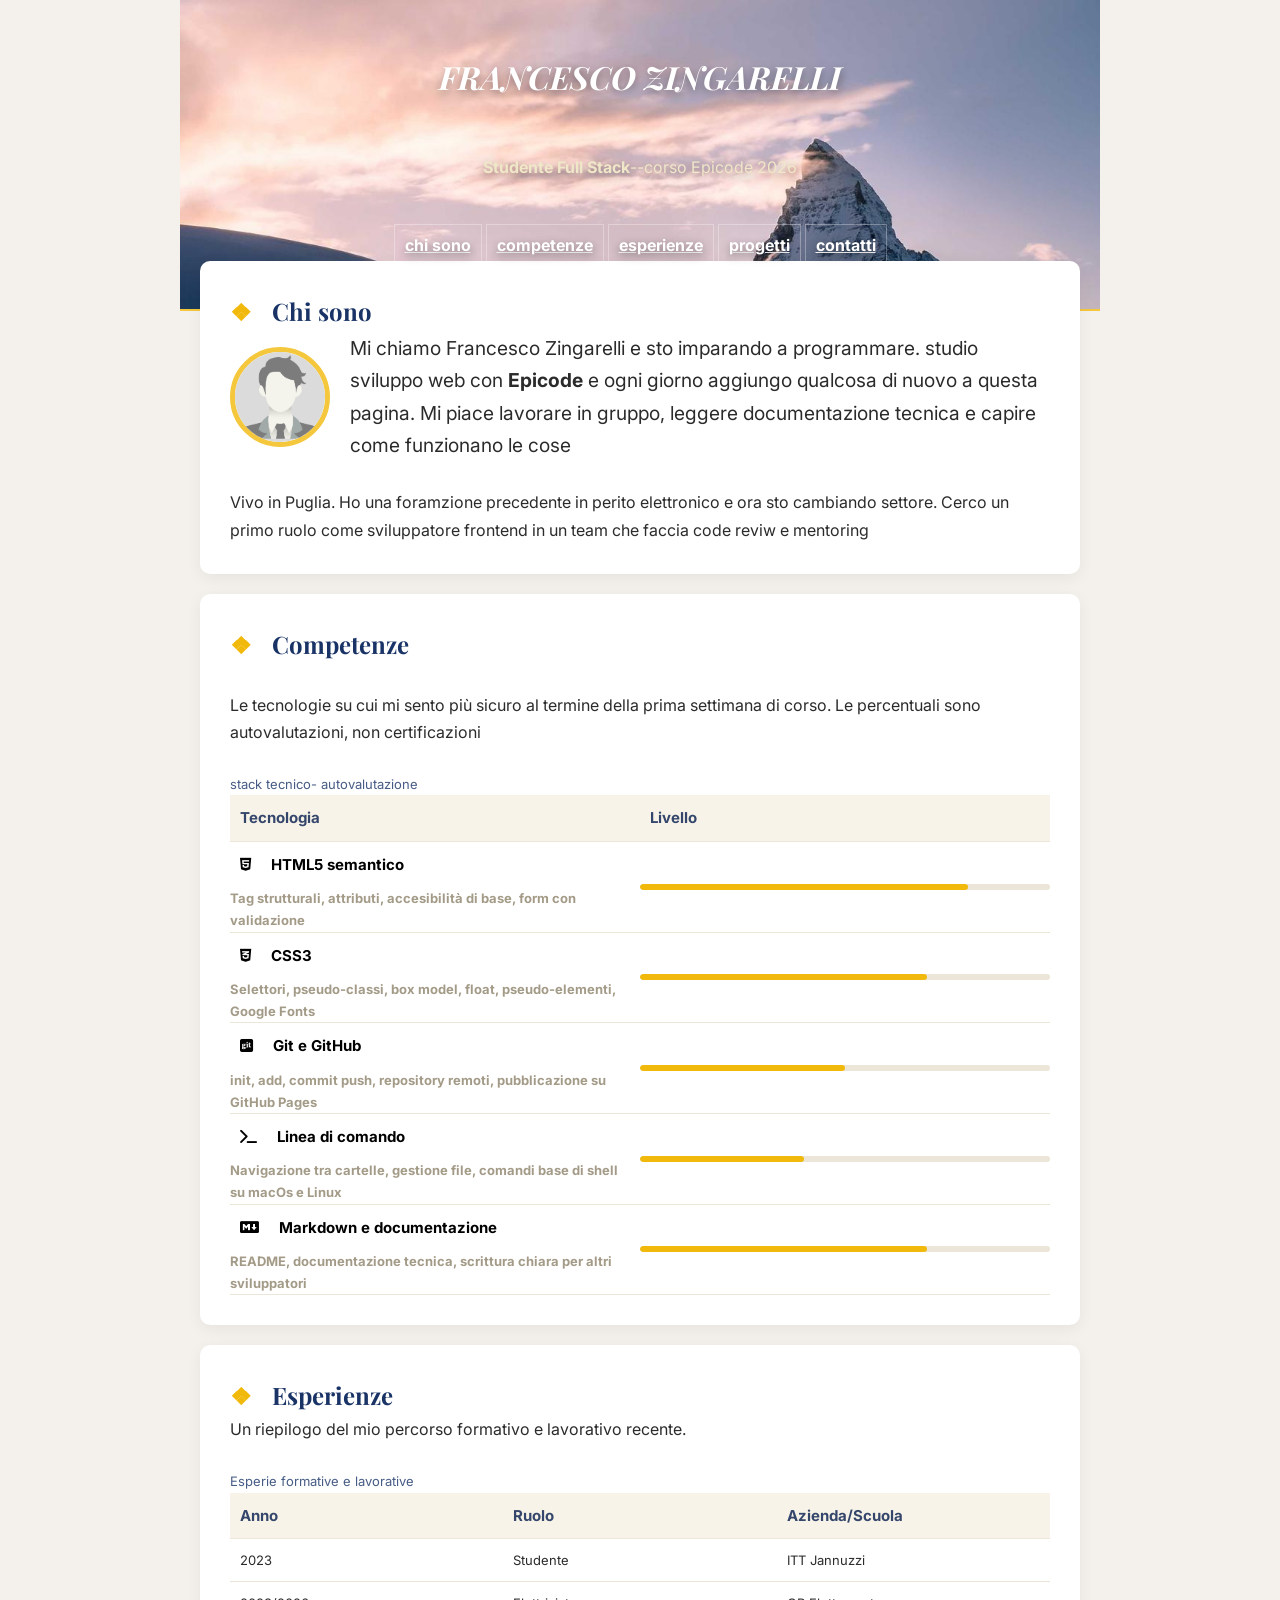
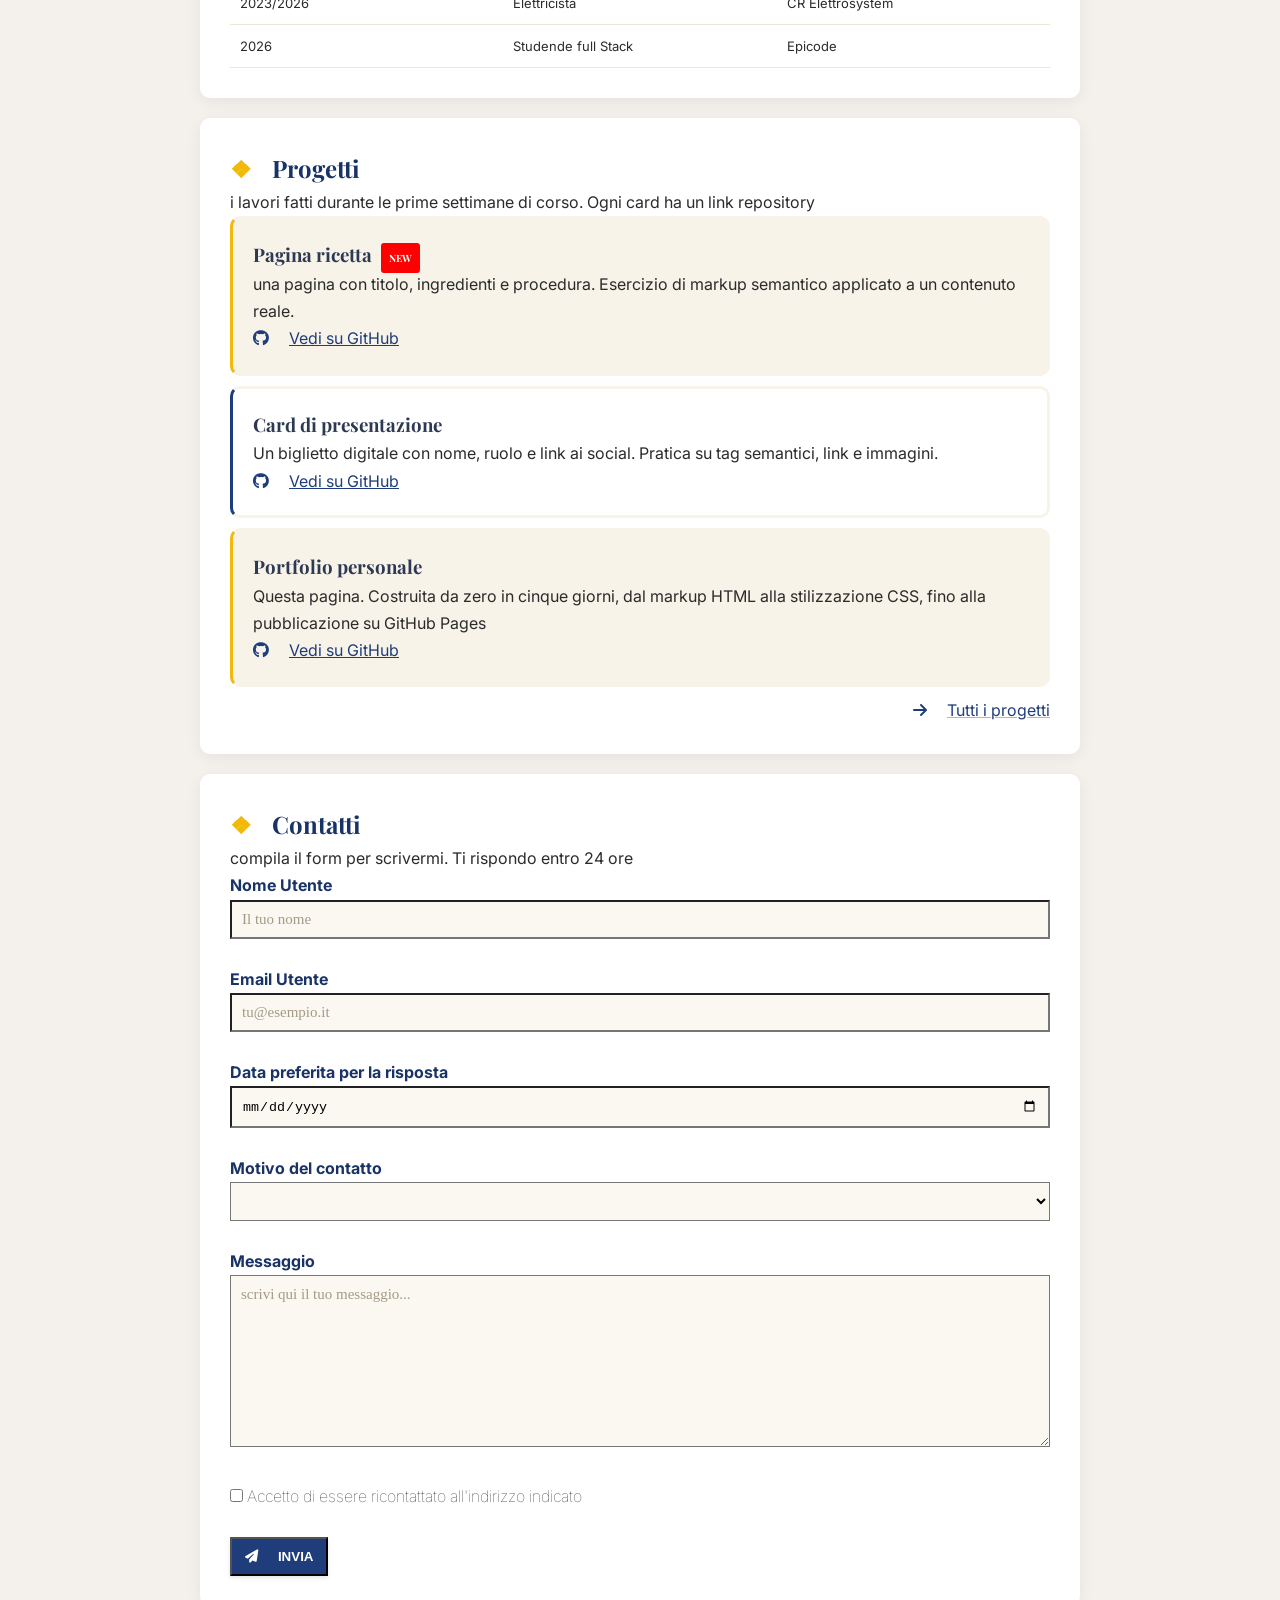
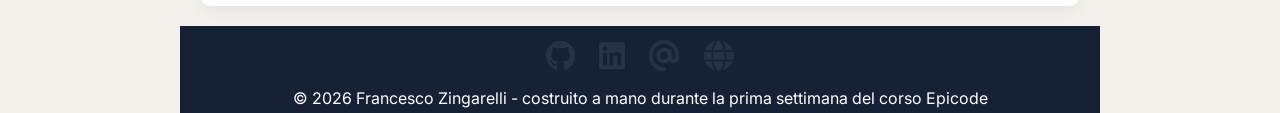
<file: index.html>
<!DOCTYPE html>
<html lang="it">
<head>
    <meta charset="UTF-8">
    <meta name="viewport" content="width=device-width, initial-scale=1.0">
    <title>Progetto Settimanale</title>
    <link
            rel="stylesheet"
            href="https://cdnjs.cloudflare.com/ajax/libs/font-awesome/6.5.2/css/all.min.css"
        />
    <link href="https://fonts.googleapis.com/css2?family=Playfair+Display:wght@700;900&family=Inter:wght@400;600&display=swap" rel="stylesheet">

    <link rel="stylesheet" href="Asset/Css/style.css">


</head>
<body>
    <header id="site-header"  >
        <h1>FRANCESCO ZINGARELLI</h1>
        
        <p class="tagline">  <b>Studente Full Stack</b>--corso Epicode 2026</p>
        <nav>   
            <ul>
                
                <li><a href="#chi sono">chi sono</a></li>
                <li><a href="#competenze">competenze</a></li>
                <li><a href="#esperienze">esperienze</a></li>
                <li><a href="#progetti">progetti</a></li>
                <li><a href="#contatti">contatti</a></li>
            </ul>
        </nav>
    </header>

    <main>
        <section id="chi-sono">
            <div class="contenitore-1">
                <h2 >Chi sono</h2>
                <div class="image">
                    <img src="Asset/Css/image/profilo vuoto.jpg" alt="foto profilo" width="200px" height="200px">
                     <p>
                        Mi chiamo Francesco Zingarelli e sto imparando a programmare. studio sviluppo web con <b>Epicode</b>  
                        e ogni giorno aggiungo qualcosa di nuovo a questa pagina. Mi piace lavorare in gruppo, leggere documentazione 
                        tecnica e capire come funzionano le cose
                    </p>
                    <br>
                     <p>
                        Vivo in Puglia. Ho una foramzione precedente in perito elettronico e ora sto cambiando settore. Cerco un primo ruolo come 
                        sviluppatore frontend in un team che faccia code reviw e mentoring
                    </p>
            </div>
            
        </section>

        <section id="competenze" >
            <div class="contenitore">
                <h2>Competenze</h2>
                <br>
                <p>Le tecnologie su cui mi sento più sicuro al termine della prima settimana di corso. Le percentuali
                    sono autovalutazioni, non certificazioni
                </p>
                <br>
                <table>
                    <caption >stack tecnico- autovalutazione</caption>
                    <thead>
                        <tr>
                            <th>Tecnologia</th>
                            <th>Livello</th>
                        </tr>
                    </thead>
                    <tbody>
                        <tr>
                            <td>
                                <h4><i class="fa-brands fa-html5"></i>HTML5 semantico</h4>
                                <p>Tag strutturali, attributi, accesibilità di base, form con validazione</p>
                            </td>
                            <td>
                                <div class="autovalutazione">
                                    <div class="liv80"></div>
                                </div>
                                
                            </td>
                        </tr>
                        <tr>
                            <td>
                                <h4><i class="fa-brands fa-css3-alt"></i>CSS3</h4>
                                <p>Selettori, pseudo-classi, box model, float, pseudo-elementi, Google Fonts</p>
                            </td>
                            <td>
                                <div class="autovalutazione">
                                    <div class="liv70"></div>
                                </div>
                                
                            </td>
                        </tr>
                        <tr>
                            <td>
                                <h4><i class="fa-brands fa-square-git"></i>Git e GitHub</h4>
                                <p>init, add, commit push, repository remoti, pubblicazione su GitHub Pages</p>
                            </td>
                            <td>
                                <div class="autovalutazione">
                                    <div class="liv50"></div>
                                </div>
                                
                            </td>
                        </tr>
                        <tr>
                            <td>
                                <h4><i class="fa-solid fa-terminal"></i>Linea di comando</h4>
                                <p>Navigazione tra cartelle, gestione file, comandi base di shell su macOs e Linux</p>
                            </td>
                            <td>
                                <div class="autovalutazione">
                                    <div class="liv40"></div>
                                </div>
                                
                            </td>
                        </tr>
                        <tr>
                            <td>
                                <h4><i class="fa-brands fa-markdown"></i>Markdown e documentazione</h4>
                                <p>README, documentazione tecnica, scrittura chiara per altri sviluppatori</p>
                            </td>
                            <td>
                                <div class="autovalutazione">
                                    <div class="liv70"></div>
                                </div>
                                
                            </td>
                        </tr>
                        
                    </tbody>
                </table>
            </div>
        </section>

        <section id="esperienze">
            <div class="contenitore">
                <h2>Esperienze</h2>
                <p>Un riepilogo del mio percorso formativo e lavorativo recente.</p>
                <br>
                <table>
                    <caption>Esperie formative e lavorative</caption>
                    <thead>
                        <tr>
                            <th>Anno</th>
                            <th>Ruolo</th>
                            <th>Azienda/<span class="acapo">Scuola</span></th>
                        </tr>
                    </thead>
                    <tbody>
                        <tr>
                            <td>2023</td>
                            <td>Studente </td>
                            <td>ITT Jannuzzi</td>
                        </tr>
                        <tr>
                            <td>2023/2026</td>
                            <td>Elettricista</td>
                            <td>CR Elettrosystem</td>
                        </tr>
                        <tr>
                            <td>2026</td>
                            <td>Studende full Stack </td>
                            <td>Epicode</td>
                        </tr>
                    </tbody>
                        
                    
                </table>
            </div>
        </section>

        <section id="progetti">
            <div class="contenitore">
                <h2>Progetti</h2>
                <p>i lavori fatti durante le prime settimane di corso. Ogni card ha un link repository</p>
                
                <div class="card">
                    <h3>Pagina ricetta <span class="new">NEW</span></h3>
                    <p>una pagina con titolo, ingredienti e procedura. Esercizio di markup semantico applicato
                        a un contenuto reale.</p>
                    <a href="javascript:void(0)" class="link-progetti"> <i class="fa-brands fa-github"></i>Vedi  su GitHub</a>
                 </div>
                 <div class="card">
                    <h3>Card di presentazione </h3>
                    <p>Un biglietto digitale con nome, ruolo e link ai social. Pratica su tag semantici,
                        link e immagini.
                    </p>
                    <a href="javascript:void(0)" class="link-progetti"> <i class="fa-brands fa-github"></i>Vedi  su GitHub</a>
                 </div>
                 <div class="card">
                    <h3>Portfolio personale</h3>
                    <p>Questa pagina. Costruita da zero in cinque giorni, dal markup HTML alla stilizzazione CSS,
                        fino alla pubblicazione su GitHub Pages
                    </p>
                    <a href="javascript:void(0)" class="link-progetti"> <i class="fa-brands fa-github"></i>Vedi  su GitHub</a>
                 </div>
                 <div class="destra"><a href="progetti.html" class="tutti-progetti"><i class="fa-solid fa-arrow-right"></i>Tutti i progetti</a></div>

            </div>
        </section>


        <section id="contatti">
            <div class="contenitore">
                <h2>Contatti </h2>
                <p>compila il form per scrivermi. Ti rispondo entro 24 ore</p>

                <form action="grazie.html" method="get">

                    <label for="nome">Nome Utente</label>
                    <br>
                    <input type="text" placeholder="Il tuo nome" id="nome" name="nome" required>
                    <br><br>

                    <label for="email">Email Utente</label>
                    <br>
                    <input type="email" placeholder="tu@esempio.it" id="email" name="email" required>
                    <br><br>

                    <label for="data">Data preferita per la risposta</label>
                    <br>
                    <input type="date" name="data" id="data">
                    <br><br>

                    <label for="motivazione">Motivo del contatto</label>
                    <br>
                    <select name="proposta di lavoro" id="motivazione" aria-placeholder="Motivo del contatto" required>
                        <option value="select"></option>
                        <option value="Progetto">Progetto </option>
                        <option value="collaborazione"> Collaborazione</option>
                        <option value="altro"> Altro</option>
                    </select>
                    <br><br>

                    <label for="Messaggio">Messaggio</label>
                    <br>
                    <textarea name="Messaggio" id="Messaggio" rows="10" cols="40" placeholder="scrivi qui il tuo messaggio..."></textarea>
                    <br><br>

                    <input type="checkbox" name="ricontatto" id="ricontatto" required>
                    <label for="ricontatto" class="black">Accetto di essere ricontattato all'indirizzo indicato</label>
                    <br><br>

                    <button type="submit"><i class="fa-solid fa-paper-plane" ></i>INVIA</button>
                </form>
        </div>
        </section>

       
        <footer id="footer">
            <ul>
                <li><a href="javascriptvoid:(0);"><i class="fa-brands fa-github"></i></a></li>
                <li><a href="javascriptvoid:(0);"><i class="fa-brands fa-linkedin"></i></a></li>
                <li><a href="javascriptvoid:(0);"><i class="fa-solid fa-at"></i></a></li>
                <li><a href="javascriptvoid:(0);"><i class="fa-solid fa-globe"></i></a></li>
            </ul>
            <p>&copy; 2026 Francesco Zingarelli - costruito a mano durante la prima settimana del corso Epicode</p>
        </footer>
    </main>
</body>
</html>
</file>
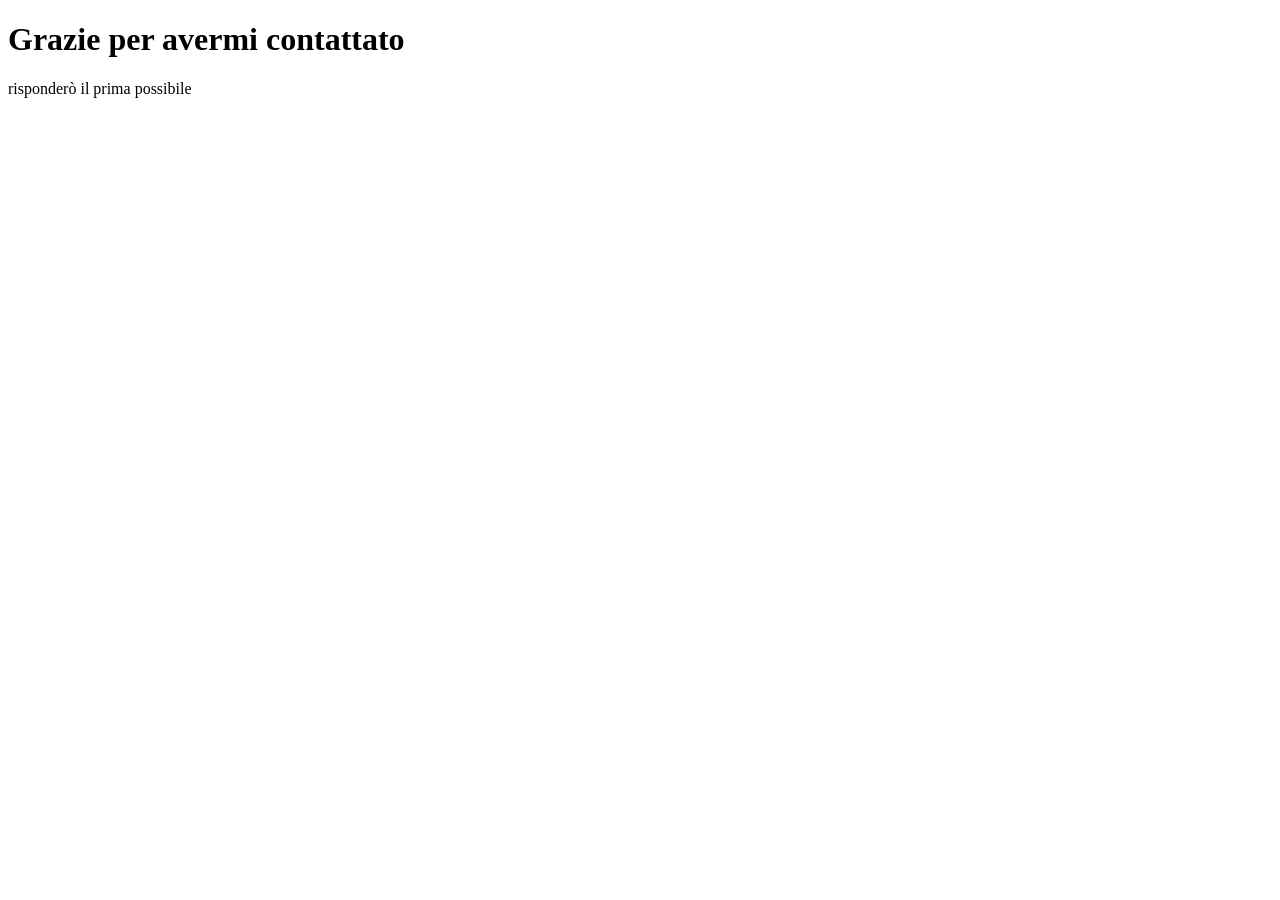
<file: grazie.html>
<!DOCTYPE html>
<html lang="it">
<head>
    <meta charset="UTF-8">
    <meta name="viewport" content="width=device-width, initial-scale=1.0">
    <title>Grazie</title>
</head>
<body>
    <h1>Grazie per avermi contattato</h1>
    <p>risponderò il prima possibile</p>
</body>
</html>
</file>
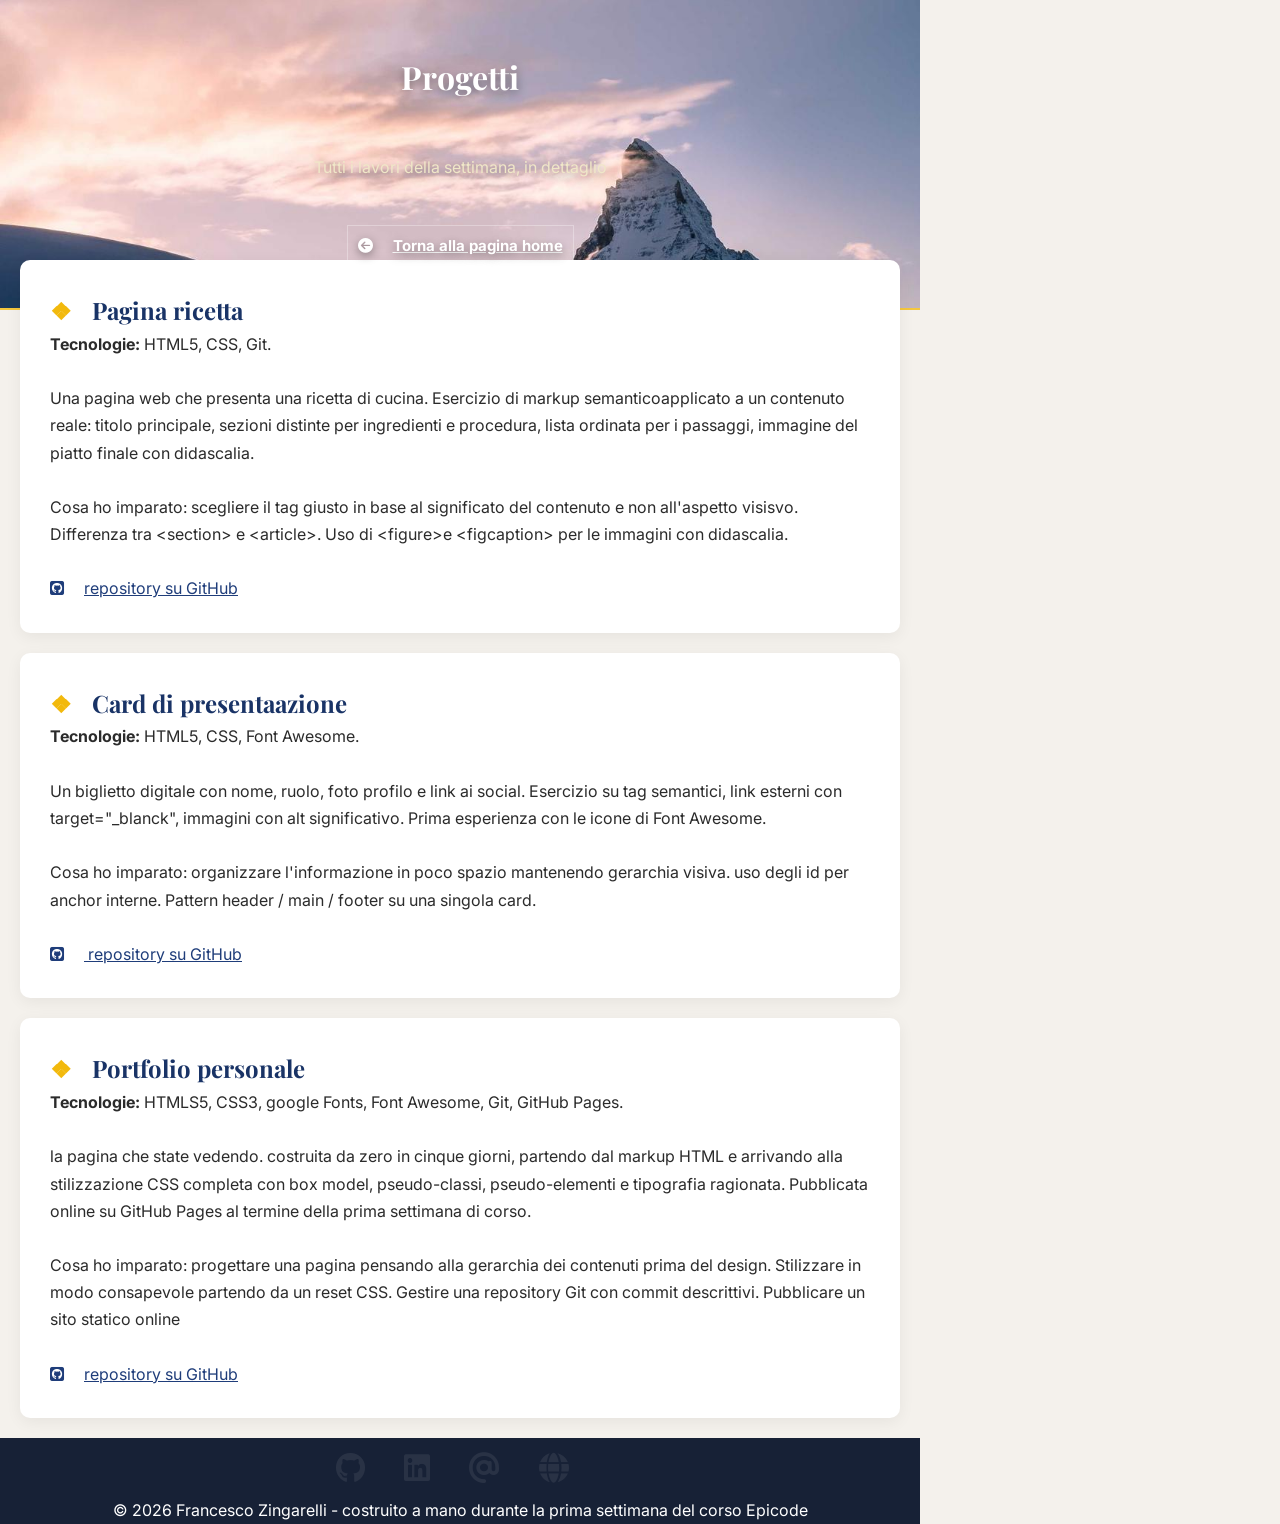
<file: progetti.html>
<!DOCTYPE html>
<html lang="en">
<head>
    <meta charset="UTF-8">
    <meta name="viewport" content="width=device-width, initial-scale=1.0">
    <title>Progetti</title>
     <link
            rel="stylesheet"
            href="https://cdnjs.cloudflare.com/ajax/libs/font-awesome/6.5.2/css/all.min.css"
        />
    <link href="https://fonts.googleapis.com/css2?family=Playfair+Display:wght@700;900&family=Inter:wght@400;600&display=swap" rel="stylesheet">
    <link rel="stylesheet" href="Asset/Css/progetti.css">
</head>
<body>
    <header id="site-header">
        <h1>Progetti</h1>
        <p>Tutti i lavori della settimana, in dettaglio</p>
        <div><a href="index.html"><i class="fa-solid fa-circle-arrow-left"></i>Torna alla pagina home</a></div>
    </header>

    <main>
        <section>
            <div class="contenitore-1">
                <h2>Pagina ricetta</h2>
                <p><b>Tecnologie:</b> HTML5, CSS, Git.</p>
                <br>
                <p>Una pagina web che presenta una ricetta di cucina. Esercizio di markup semanticoapplicato a un 
                    contenuto reale: titolo principale, sezioni distinte per ingredienti e procedura, lista ordinata
                    per i passaggi, immagine del piatto finale con didascalia. 
                </p>
                <br>
                <p>Cosa ho imparato: scegliere il tag giusto in base al significato del contenuto e non all'aspetto visisvo.
                    Differenza tra &lt;section&gt;  e &lt;article&gt;. Uso di &lt;figure&gt;e &lt;figcaption&gt; per le immagini 
                    con didascalia.
                </p>
                <br>
                <a href="javascriptvoid:(0);" class="link-progetti"> <i class="fa-brands fa-square-github"></i>repository su GitHub</a>
            </div>
        </section>

        <section>
            <div class="contenitore">
                <h2>Card di presentaazione</h2>
                <p><b>Tecnologie:</b> HTML5, CSS, Font Awesome.</p>
                <br>
                <p>
                    Un biglietto digitale con nome, ruolo, foto profilo e link ai social. Esercizio su tag semantici, link esterni
                    con target="_blanck", immagini con alt significativo. Prima esperienza con le icone di Font Awesome.
                </p>
                <br>
                <p>Cosa ho imparato: organizzare l'informazione in poco spazio mantenendo gerarchia visiva. uso degli id per anchor
                    interne. Pattern header / main / footer su una singola card.
                </p>
                <br>
                <a href="javascriptvoid:(0);" class="link-progetti"><i class="fa-brands fa-square-github"></i> repository su GitHub</a>
            </div>
        </section>
        <section>
            <div class="contenitore">
                <h2>Portfolio personale</h2>
                <p><b>Tecnologie:</b> HTMLS5, CSS3, google Fonts, Font Awesome, Git, GitHub Pages.</p>
                <br>
                <p>la pagina che state vedendo. costruita da zero in cinque giorni, partendo dal markup HTML e arrivando
                    alla stilizzazione CSS completa con box model, pseudo-classi, pseudo-elementi e tipografia ragionata.
                    Pubblicata online su GitHub Pages al termine della prima settimana di corso.
                </p>
                <br>
                <p>
                    Cosa ho imparato: progettare una pagina pensando alla gerarchia dei contenuti prima del design.
                    Stilizzare in modo consapevole partendo da un reset CSS. Gestire una repository Git con commit descrittivi. 
                    Pubblicare un sito statico online
                </p>
                <br>
                <a href="javascriptvoid:(0);" class="link-progetti"> <i class="fa-brands fa-square-github"></i>repository su GitHub</a>
            </div>
        </section>

        
        <footer id="footer">
            <ul>
                <li><a href="javascriptvoid:(0);"><i class="fa-brands fa-github"></i></a></li>
                <li><a href="javascriptvoid:(0);"><i class="fa-brands fa-linkedin"></i></a></li>
                <li><a href="javascriptvoid:(0);"><i class="fa-solid fa-at"></i></a></li>
                <li><a href="javascriptvoid:(0);"><i class="fa-solid fa-globe"></i></a></li>
            </ul>
            <p>&copy; 2026 Francesco Zingarelli - costruito a mano durante la prima settimana del corso Epicode</p>
        </footer>
    </main>
</body>
</html>
</file>
<file: Asset/Css/style.css>
/* Reset CSS + box-sizing: border-box su tutti gli elementi */
* {
    margin: 0;
    padding: 0;
    box-sizing: border-box;
}

body {
    font-family: 'Inter', Arial, sans-serif;
    font-size: 16px;
    color: #2b2b2b;
    line-height: 1.7;
    background-color: #f4f1ec;
    margin: 0 auto;
    padding: 0;
    max-width: 920px;
}

h1,
h2,
h3 {
    font-family: 'Playfair Display', Georgia, serif;
}

h2,
label {
    color: hsl(220, 60%, 25%);
    text-align: left;
    font-weight: bold;
}

h3 {
    color: hsl(220, 30%, 25%);
}

h4 {
    color: black;

}

#site-header {
    background-color: hsl(0, 0%, 100%);
    background-image: url(image/sfondo-background-progetto1.jpg);
    background-size: cover;
    background-position: center;
    text-align: center;
    margin: 0;
    height: 100%;
    border-bottom: 2px solid hsl(45, 90%, 60%);
    text-shadow: 0 3px 10px rgba(0, 0, 0, 0.4);

}

#site-header h1 {
    font-size: 2rem;
    font-style: italic;
    font-weight: bold;
    color: white;
    margin-top: 0;
    padding-top: 50px;
}

header p {
    margin-top: 50px;
    color: #f0e7c8;
}

nav a {
    font-weight: bold;
    color: white;
    border: 1px solid rgba(255, 255, 255, 0.3);
    padding: 10px;

}

nav a:hover {
    color: black;
    background-color: hsl(45, 90%, 60%);
}

nav ul {

    display: inline-block;
    margin-bottom: 50px;
    margin-top: 50px;

}

nav ul li {
    list-style-type: none;
    display: inline;
}

.contenitore-1 {
    background-color: white;
    border-color: 1px solid #e6e0d3;
    border-radius: 10px;
    padding: 30px 30px;
    box-shadow: 0 4px 16px rgba(0, 0, 0, 0.06);
    margin: 20px;
    margin-top: -50px;
}

.contenitore {
    background-color: white;
    border-color: 1px solid #e6e0d3;
    border-radius: 10px;
    padding: 30px 30px;
    box-shadow: 0 4px 16px rgba(0, 0, 0, 0.06);
    margin: 20px;
}


.image img {
    display: inline;
    float: left;
    width: 100px;
    height: 100px;
    margin-right: 20px;
    margin-top: 15px;
    border-radius: 50%;
    border: 5px solid hsl(45, 90%, 60%);
}

h2::before {
    content: '\2756';
    color: hsl(45, 90%, 50%);
    margin-right: 20px;
}

#chi-sono p:first-of-type {
    font-size: 1.2em;
}

#chi-sono .contenitore p:first-of-type::first-letter {
    font-size: 40px;
    font-weight: bolder;
    color: hsl(220, 60%, 30%);
    font-family: 'Playfair Display', Georgia, serif;
}

#competenze div table {
    width: 100%;
    border-collapse: collapse;
    table-layout: fixed;
    font-size: 13px;
}

#competenze th {
    background-color: #f7f3e8;
    color: #34466b;
    text-align: left;
    padding: 10px;
    font-size: 15px;
}


#competenze td h4 {
    font-weight: bold;
    font-size: 15px;
    padding: 10px;
}

td p {
    color: #a39b87;
    font-weight: bold;
    padding-right: 20px;
}

#esperienze td {
    padding: 10px;
}

i {
    margin-right: 20px;
}

.autovalutazione {
    width: 100%;
    height: 6px;
    background-color: #ece6d8;
    border-radius: 10px;
    overflow: hidden;
}

.liv40 {
    height: 100%;
    background-color: hsl(45, 90%, 50%);
    border-radius: 10px;
    /* width: 40%; */
    --percentuale: 40%;
}

.liv50 {
    height: 100%;
    background-color: hsl(45, 90%, 50%);
    border-radius: 10px;
    /* width: 50%; */
    --percentuale: 50%;
}

.liv70 {
    height: 100%;
    background-color: hsl(45, 90%, 50%);
    border-radius: 10px;
    /* width: 70%; */
    --percentuale: 70%;

}

.liv80 {
    height: 100%;
    background-color: hsl(45, 90%, 50%);
    border-radius: 10px;
    /* width: 80%; */
    --percentuale: 80%;
}

td,
th {
    border-bottom: 1px solid #ece6d8;
}

#esperienze div table {
    width: 100%;
    border-collapse: collapse;
    table-layout: fixed;
    font-size: 13px;
}

#esperienze th {
    background-color: #f7f3e8;
    color: #34466b;
    text-align: left;
    padding: 10px;
    font-size: 15px;
    overflow: hidden; 
    overflow-wrap: normal;
    word-break: normal;
}

caption {
    text-align: left;
    color: hsl(220, 30%, 40%);
}

.destra {
    text-align: right;
    margin-top: 10px;

}

.card:nth-child(odd) {
    background-color: white;
    border-radius: 10px;
    border-top: 3px solid #f7f3e8;
    border-right: 3px solid #f7f3e8;
    border-bottom: 3px solid #f7f3e8;
    border-left: 3px solid hsl(45, 90%, 50%);
    padding: 20px;
    background-color: #f7f3e8;
    /* margin-left: 10px;
    margin-right: 10px; */
}

.card:nth-child(even) {
    background-color: white;
    border-radius: 10px;
    border-top: 3px solid #f7f3e8;
    border-right: 3px solid #f7f3e8;
    border-bottom: 3px solid #f7f3e8;
    border-left: 3px solid hsl(220, 60%, 30%);
    padding: 20px;
    margin: 10px 0;
}

.link-progetti {
    color: hsl(220, 60%, 30%);
}

.link-progetti:hover {
    color: hsl(220, 60%, 45%);
    text-decoration-color: hsl(45, 90%, 50%);
}

.tutti-progetti {
    color: hsl(220, 60%, 30%);
    text-decoration-color: hsl(45, 90%, 50%);
}

.tutti-progetti:hover {
    color: hsl(220, 60%, 45%);
}

.new {
    background-color: red;
    color: white;
    padding: 8px;
    border-radius: 3px;
    font-size: 10px;
    margin-left: 5px;

}

form {
    border-color: 1px solid #d6cfbf;
}

input:not(#ricontatto),
textarea,
select {
    background-color: #fbf8f1;
    color: black;
    padding: 10px;
    width: 100%;
}

#contatti input:not([type="checkbox"]):focus,
#contatti textarea:focus,
#contatti select:focus {
    background-color: white;
    border: 2px solid hsl(220, 60%, 30%);
}


#nome::placeholder {
    font-size: 15px;
    font-family: cursive;
    color: #a39b87;

}

#motivazione::placeholder {
    font-size: 15px;
    font-family: cursive;
    color: #a39b87;

}

#email::placeholder {
    font-size: 15px;
    font-family: cursive;
    color: #a39b87;

}

#data::placeholder {
    font-size: 15px;
    color: #a39b87;

}

textarea::placeholder {
    font-size: 15px;
    font-family: cursive;
    color: #a39b87;
}

button {
    background-color: hsl(220, 60%, 30%);
    color: white;
    box-shadow: 0 2px 4px rgba(0, 0, 0, 0.1);
    font-weight: bold;
    width: 12%;
    padding: 10px;
}

button:hover {
    color: white;
    background-color: hsl(220, 60%, 45%);
    box-shadow: 0 4px 10px rgba(0, 0, 0, 0.18);
}

footer {
    background-color: hsl(220, 40%, 15%);
    text-align: center;
    color: white;


}

.black {
    color: black;
    font-weight: lighter;
}

#footer a {
    font-weight: bold;
    color: rgba(255, 255, 255, 0.08);
    padding: 10px;

}

#footer a:hover {
    color: hsl(220, 60%, 20%);
    background-color: hsl(45, 90%, 60%);
}

#footer ul {

    display: inline-block;
    margin-bottom: 10px;
    margin-top: 15px;

}

#footer ul li {
    list-style-type: none;
    display: inline;
}

#footer i {
    margin: 0 auto;
    font-size: 30px;

}

label[for="ricontatto"] {
    color: #2b2b2b;
}

.acapo {
    display: inline;
}

@media (max-width: 767px) {
    body {
        margin: 0;
    }

    .image img {
        display: block;
        margin: 0 auto;
        float: none;
    }

    form button {
        width: 100px;
    }

    #site-header ul {
        display: block;
        text-align: center;
    }

    #site-header a {
        display: block;
        width: 100px;
        margin: -5px auto;
    }

     .acapo {
        display: inline-block;
    }
} 

/* comparsa dall'alto del header */
@keyframes comparsaHeader {
    from {
        opacity: 0;
        transform: translateY(-30px);
    }

    to {
        opacity: 1;
        transform: translateY(0);
    }
}
#site-header {
    animation: comparsaHeader 1s ease;
}

/* comparsa dal basso delle card */
@keyframes comparsaDalBasso {
    from {
        opacity: 0;
        transform: translateY(30px);
    }

    to {
        opacity: 1;
        transform: translateY(0);
    }
}
.contenitore,
.contenitore-1 {
    animation: comparsaDalBasso 1s ease ;
}


.contenitore,
.contenitore-1 {
    transition: transform 0.3s ease, box-shadow 0.3s ease;
}

.contenitore:hover,
.contenitore-1:hover {
    transform: translateY(-10px);
    box-shadow: 0 8px 24px rgba(0, 0, 0, 0.12);
}
.card {
    transition: transform 0.3s ease, box-shadow 0.3s ease;
}

.card:hover {
    transform: translateY(-5px);
    box-shadow: 0 12px 25px rgba(0, 0, 0, 0.20);
}

@keyframes riempimento{
    from{
        width:0;
    }to{
        width: var(--percentuale);
    }
}
.liv40,
.liv50,
.liv70,
.liv80 {
    animation: riempimento 2s ease forwards;
}
</file>
<file: Asset/Css/progetti.css>
* {
    margin: 0;
    padding: 0;
    box-sizing: border-box;
}
body{
     font-family: 'Inter', Arial, sans-serif;
    font-size: 16px;
    color: #2b2b2b;
    line-height: 1.7;
    background-color: #f4f1ec;
    margin: 0;
    padding: 0;
    max-width: 920px;
}
h1,h2,h3{
    font-family: 'Playfair Display', Georgia, serif;
}

h2{
    color: hsl(220, 60%, 25%);
    text-align: left;
    font-weight: bold;
}
h2::before{
    content: '\2756';
    color: hsl(45, 90%, 50%);
     margin-right: 20px;
}


#site-header{
    background-color: hsl(0, 0% , 100%);
    background-image: url(image/sfondo-background-progetto1.jpg);
    background-size: cover;
    background-position: center;
    text-align: center;
    height: 310px;
    border-bottom: 2px solid hsl(45, 90%, 60%);
    text-shadow:  0 3px 10px rgba(0, 0, 0, 0.4);


}
#site-header h1{
    font-size: 2rem;
    font-weight: bold;
    color: white;
    margin-top: 0;
   padding-top: 50px;
}
#site-header a{
    font-size: 15px;
    font-weight: bold;
    color: white;
    margin-top: 0;
    padding: 10px;
    margin-bottom: 100px;
   border: 1px solid rgba(255, 255, 255, 0.3);;
}

header p{
    margin-top: 50px;
    margin-bottom: 50px;
    color: #f0e7c8;
}





.contenitore-1{
    background-color: white;
    border-color: 1px solid #e6e0d3;
    border-radius: 10px;
    padding: 30px 30px;
    box-shadow: 0 4px 16px rgba(0, 0, 0, 0.06);
    margin: 20px;
    margin-top: -50px;
}
.contenitore{
    background-color: white;
    border-color: 1px solid #e6e0d3;
    border-radius: 10px;
    padding: 30px 30px;
    box-shadow: 0 4px 16px rgba(0, 0, 0, 0.06);
    margin: 20px;
}

.link-progetti{
    color: hsl(220, 60%, 30%);
}

.link-progetti:hover{
    color: hsl(220, 60%, 45%) ;
    text-decoration: hsl(45, 90%, 50%);
}

i{
    margin-right: 20px;
}


footer{
    background-color: hsl(220, 40%, 15%);
    text-align: center;
    color: white;
    
 }
 
#footer a{
    font-weight: bold;
    color: rgba(255, 255, 255, 0.08);
   
    padding:  10px;
    
}
#footer a:hover{
    color: hsl(220, 60%, 20%);
    background-color: hsl(45, 90%, 60%);
}

#footer ul{
   
    display: inline-block;
    margin-bottom: 10px;
    margin-top: 15px;
    
    
}

#footer ul li{
    list-style-type: none;
    display: inline;
}
#footer ul li:not(last-child){
    margin-right: 15px;
}
#footer i{
    margin: 0 auto;
    font-size: 30px;
    
}
</file>
